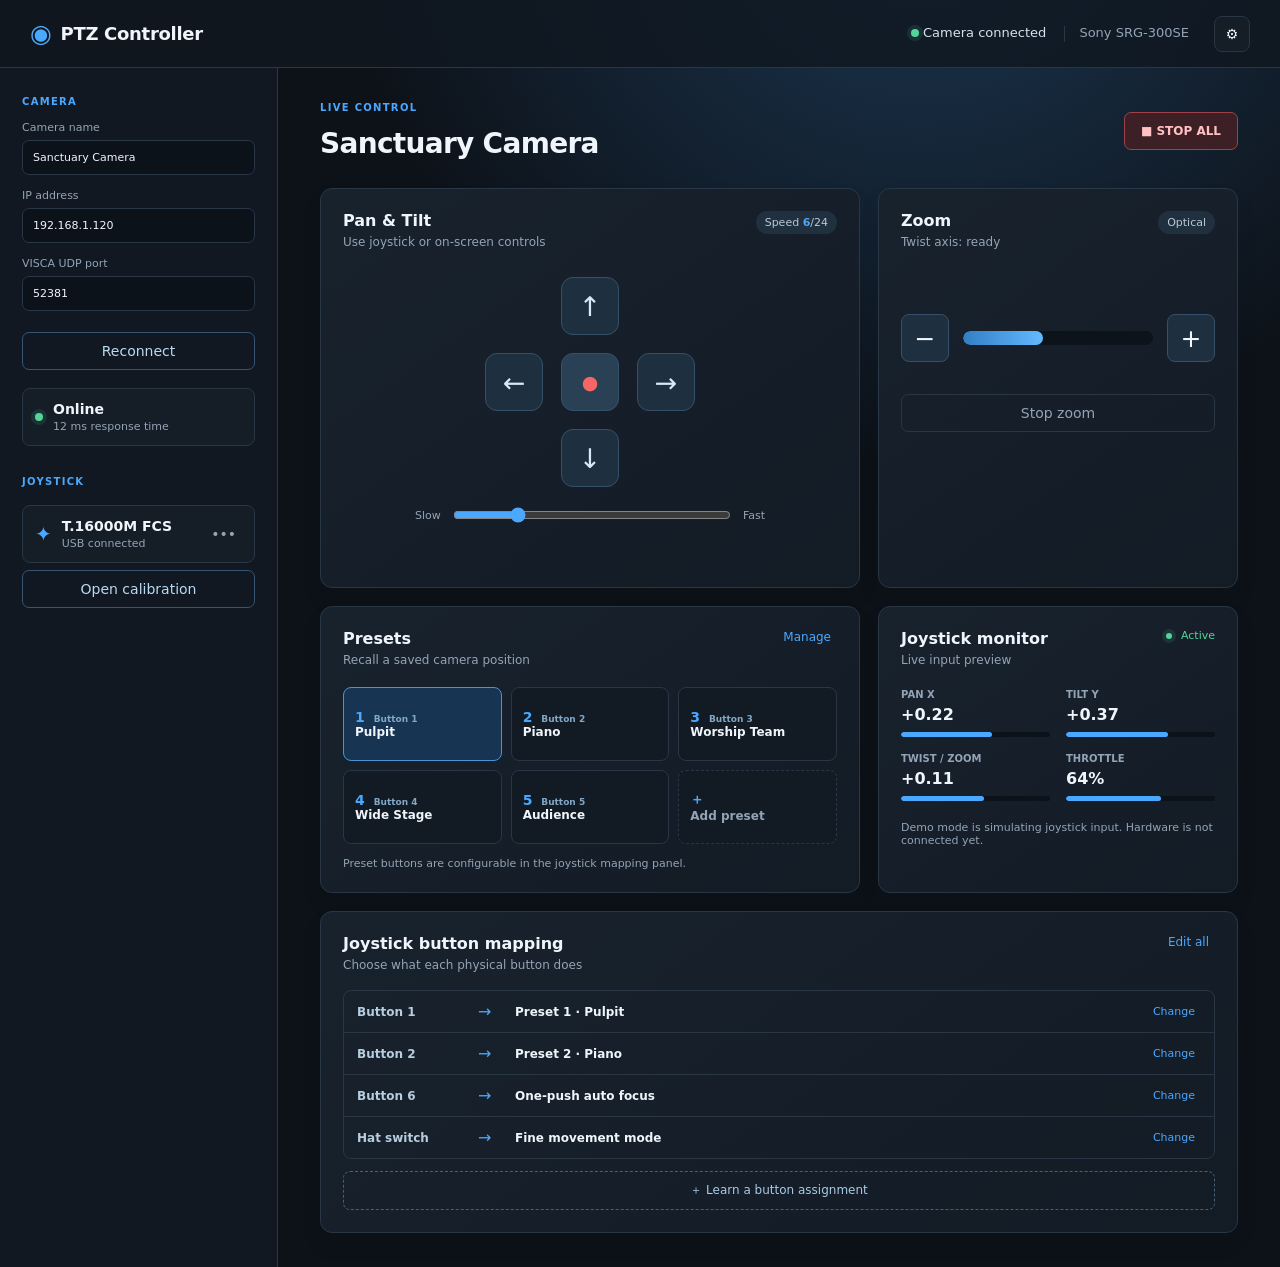
<file: ui-prototype/index.html>
<!doctype html>
<html lang="en">
  <head>
    <meta charset="UTF-8" />
    <meta name="viewport" content="width=device-width, initial-scale=1.0" />
    <title>PTZ Controller</title>
    <link rel="stylesheet" href="styles.css" />
    <link rel="stylesheet" href="mapping.css" />
  </head>
  <body>
    <main class="app-shell">
      <header class="topbar">
        <div class="brand"><span class="brand-mark">◉</span><span>PTZ Controller</span></div>
        <div class="top-status"><span class="status-dot"></span> Camera connected <span class="divider"></span><span class="subtle">Sony SRG-300SE</span></div>
        <button class="icon-button" aria-label="Settings">⚙</button>
      </header>

      <section class="workspace">
        <aside class="sidebar">
          <p class="eyebrow">CAMERA</p>
          <label>Camera name<input value="Sanctuary Camera" /></label>
          <label>IP address<input value="192.168.1.120" /></label>
          <label>VISCA UDP port<input value="52381" /></label>
          <button class="outline-button">Reconnect</button>
          <div class="connection-card"><span class="status-dot"></span><div><strong>Online</strong><small>12 ms response time</small></div></div>

          <p class="eyebrow spacing">JOYSTICK</p>
          <div class="joystick-card"><div class="joystick-icon">✦</div><div><strong>T.16000M FCS</strong><small>USB connected</small></div><button class="dots">•••</button></div>
          <button class="outline-button">Open calibration</button>
        </aside>

        <section class="controller">
          <div class="page-heading"><div><p class="eyebrow">LIVE CONTROL</p><h1>Sanctuary Camera</h1></div><button class="stop-button" id="emergencyStop">■ STOP ALL</button></div>
          <div class="content-grid">
            <section class="panel movement-panel">
              <div class="panel-heading"><div><h2>Pan &amp; Tilt</h2><p>Use joystick or on-screen controls</p></div><span class="pill">Speed <b id="speedValue">6</b>/24</span></div>
              <div class="ptz-pad" aria-label="Pan and tilt controls">
                <button class="up" data-action="Tilt up">↑</button>
                <button class="left" data-action="Pan left">←</button>
                <button class="center" data-action="Stop movement">●</button>
                <button class="right" data-action="Pan right">→</button>
                <button class="down" data-action="Tilt down">↓</button>
              </div>
              <div class="speed-control"><span>Slow</span><input id="speed" type="range" min="1" max="24" value="6" /><span>Fast</span></div>
            </section>

            <section class="panel zoom-panel">
              <div class="panel-heading"><div><h2>Zoom</h2><p>Twist axis: ready</p></div><span class="pill">Optical</span></div>
              <div class="zoom-controls"><button data-action="Zoom out">−</button><div class="zoom-meter"><div class="zoom-level" id="zoomLevel"></div><span id="zoomLabel">42×</span></div><button data-action="Zoom in">+</button></div>
              <button class="soft-button" data-action="Zoom stop">Stop zoom</button>
            </section>

            <section class="panel presets-panel">
              <div class="panel-heading"><div><h2>Presets</h2><p>Recall a saved camera position</p></div><button class="text-button" data-action="Open preset manager">Manage</button></div>
              <div class="preset-grid">
                <button class="preset active"><span>1 <em>Button 1</em></span><strong>Pulpit</strong></button>
                <button class="preset"><span>2 <em>Button 2</em></span><strong>Piano</strong></button>
                <button class="preset"><span>3 <em>Button 3</em></span><strong>Worship Team</strong></button>
                <button class="preset"><span>4 <em>Button 4</em></span><strong>Wide Stage</strong></button>
                <button class="preset"><span>5 <em>Button 5</em></span><strong>Audience</strong></button>
                <button class="preset add"><span>＋</span><strong>Add preset</strong></button>
              </div>
              <p class="preset-note">Preset buttons are configurable in the joystick mapping panel.</p>
            </section>

            <section class="panel joystick-panel">
              <div class="panel-heading"><div><h2>Joystick monitor</h2><p>Live input preview</p></div><span class="status-text"><i></i> Active</span></div>
              <div class="axis-grid"><div><small>PAN X</small><strong id="axisX">+0.00</strong><div class="bar"><i id="barX"></i></div></div><div><small>TILT Y</small><strong id="axisY">+0.00</strong><div class="bar"><i id="barY"></i></div></div><div><small>TWIST / ZOOM</small><strong id="axisZ">+0.00</strong><div class="bar"><i id="barZ"></i></div></div><div><small>THROTTLE</small><strong id="axisT">62%</strong><div class="bar"><i id="barT"></i></div></div></div>
              <p class="hint">Demo mode is simulating joystick input. Hardware is not connected yet.</p>
            </section>

            <section class="panel mapping-panel">
              <div class="panel-heading"><div><h2>Joystick button mapping</h2><p>Choose what each physical button does</p></div><button class="text-button" data-action="Open full mapping">Edit all</button></div>
              <div class="mapping-list">
                <div class="mapping-row"><span class="binding">Button 1</span><span class="mapping-arrow">→</span><strong>Preset 1 · Pulpit</strong><button class="edit-binding" data-binding="Button 1">Change</button></div>
                <div class="mapping-row"><span class="binding">Button 2</span><span class="mapping-arrow">→</span><strong>Preset 2 · Piano</strong><button class="edit-binding" data-binding="Button 2">Change</button></div>
                <div class="mapping-row"><span class="binding">Button 6</span><span class="mapping-arrow">→</span><strong>One-push auto focus</strong><button class="edit-binding" data-binding="Button 6">Change</button></div>
                <div class="mapping-row"><span class="binding">Hat switch</span><span class="mapping-arrow">→</span><strong>Fine movement mode</strong><button class="edit-binding" data-binding="Hat switch">Change</button></div>
              </div>
              <button class="learn-button" data-action="Learn a new button">＋ Learn a button assignment</button>
            </section>
          </div>
        </section>
      </section>
      <footer id="toast">Ready — no command sent (demo mode).</footer>
    </main>
    <script src="app.js"></script>
  </body>
</html>
</file>
<file: ui-prototype/styles.css>
:root{--bg:#0d1219;--surface:#151d27;--surface-2:#1a2531;--border:#283645;--text:#eff5fb;--muted:#93a4b6;--blue:#4aa8ff;--blue-soft:#173858;--green:#52d49a;--red:#f56767}*{box-sizing:border-box}body{margin:0;background:radial-gradient(circle at 72% -10%,#1c3854 0,transparent 35%),var(--bg);color:var(--text);font:14px Inter,ui-sans-serif,system-ui,-apple-system,BlinkMacSystemFont,"Segoe UI",sans-serif}.app-shell{min-height:100vh}.topbar{height:68px;padding:0 30px;display:flex;align-items:center;gap:25px;border-bottom:1px solid var(--border);background:#101720cc}.brand{font-size:18px;font-weight:750;letter-spacing:-.3px}.brand-mark{color:var(--blue);font-size:25px;vertical-align:-2px;margin-right:9px}.top-status{margin-left:auto;color:#d4e2ef;font-size:13px}.status-dot,.status-text i{display:inline-block;width:8px;height:8px;background:var(--green);border-radius:99px;box-shadow:0 0 0 4px #52d49a1c}.divider{display:inline-block;height:16px;border-left:1px solid var(--border);margin:0 14px;vertical-align:middle}.subtle{color:var(--muted)}button,input{font:inherit}button{cursor:pointer;color:inherit}.icon-button{border:1px solid var(--border);background:var(--surface);border-radius:8px;width:36px;height:36px}.workspace{display:flex;min-height:calc(100vh - 68px)}.sidebar{width:278px;padding:28px 22px;border-right:1px solid var(--border);background:#111821}.eyebrow{color:var(--blue);letter-spacing:1.3px;font-size:10px;font-weight:800;margin:0 0 14px}.spacing{margin-top:30px}.sidebar label{display:block;color:var(--muted);font-size:11px;margin:14px 0}.sidebar input{display:block;margin-top:6px;width:100%;border:1px solid var(--border);background:#0c1219;border-radius:7px;padding:10px;color:var(--text)}.outline-button{width:100%;border:1px solid #365572;background:transparent;border-radius:7px;padding:10px;color:#b9d9f3;margin-top:7px}.connection-card,.joystick-card{display:flex;align-items:center;gap:10px;margin-top:18px;padding:12px;border:1px solid var(--border);border-radius:8px;background:var(--surface)}strong,small{display:block}.connection-card small,.joystick-card small{color:var(--muted);font-size:11px;margin-top:3px}.joystick-icon{color:var(--blue);font-size:20px}.dots{margin-left:auto;border:0;background:transparent;color:var(--muted)}.controller{flex:1;padding:34px 42px;max-width:1280px}.page-heading{display:flex;align-items:center;justify-content:space-between;margin-bottom:28px}.page-heading h1{font-size:28px;margin:0;letter-spacing:-.7px}.stop-button{border:1px solid #9f4248;background:#3d2026;border-radius:7px;padding:11px 16px;color:#ffc1c1;font-size:12px;font-weight:750}.content-grid{display:grid;grid-template-columns:1.2fr .8fr;gap:18px}.panel{background:linear-gradient(145deg,#18222d,#131b25);border:1px solid var(--border);border-radius:12px;padding:22px;box-shadow:0 12px 22px #00000012}.panel-heading{display:flex;justify-content:space-between;align-items:flex-start}.panel h2{font-size:16px;margin:0 0 5px}.panel-heading p{margin:0;color:var(--muted);font-size:12px}.pill{border-radius:999px;padding:5px 9px;background:#21303e;color:#b8c9d8;font-size:11px}.pill b{color:var(--blue)}.movement-panel{min-height:400px}.ptz-pad{position:relative;margin:28px auto 18px;width:210px;height:210px}.ptz-pad button{position:absolute;width:58px;height:58px;border-radius:12px;border:1px solid #36506a;background:#1e3040;color:#d5e9f9;font-size:27px;transition:.15s}.ptz-pad button:hover,.preset:hover{border-color:var(--blue);background:#244762}.ptz-pad .up{left:76px;top:0}.ptz-pad .left{left:0;top:76px}.ptz-pad .center{left:76px;top:76px;background:#2a4054;color:var(--red);font-size:19px}.ptz-pad .right{right:0;top:76px}.ptz-pad .down{left:76px;bottom:0}.speed-control{display:flex;align-items:center;gap:10px;color:var(--muted);font-size:11px;max-width:350px;margin:auto}.speed-control input{accent-color:var(--blue);flex:1}.zoom-controls{display:flex;align-items:center;gap:14px;margin:65px 0 20px}.zoom-controls button{width:48px;height:48px;border-radius:8px;border:1px solid #36506a;background:#1e3040;font-size:25px}.zoom-meter{position:relative;flex:1;height:14px;background:#0d131a;border-radius:50px;overflow:hidden}.zoom-level{height:100%;width:42%;background:linear-gradient(90deg,#327ec5,#63baff);border-radius:50px}.zoom-meter span{position:absolute;top:22px;left:0;color:var(--muted);font-size:11px}.soft-button{margin-top:12px;width:100%;padding:10px;background:transparent;border:1px solid var(--border);border-radius:7px;color:var(--muted)}.presets-panel,.joystick-panel{grid-column:span 1}.text-button{border:0;background:transparent;color:var(--blue);font-size:12px}.preset-grid{display:grid;grid-template-columns:repeat(3,1fr);gap:9px;margin-top:20px}.preset{min-height:74px;text-align:left;padding:11px;border:1px solid var(--border);border-radius:8px;background:#121b24}.preset span{color:var(--blue);font-weight:800;margin-bottom:7px}.preset strong{font-size:12px}.preset.active{border-color:#4a94d2;background:#173552}.preset.add{color:var(--muted);border-style:dashed}.axis-grid{display:grid;grid-template-columns:repeat(2,1fr);gap:16px;margin-top:22px}.axis-grid small{color:var(--muted);font-size:10px;font-weight:700}.axis-grid strong{margin:5px 0 8px;font-size:16px}.bar{height:5px;background:#0c1219;border-radius:10px;overflow:hidden}.bar i{display:block;width:50%;height:100%;background:var(--blue);border-radius:10px;transition:.4s}.hint{margin:20px 0 0;color:var(--muted);font-size:11px}.status-text{font-size:11px;color:var(--green)}.status-text i{margin-right:5px;width:6px;height:6px}footer{position:fixed;left:298px;bottom:18px;padding:9px 13px;background:#243444;border:1px solid #3b5870;border-radius:7px;color:#c9deef;font-size:12px;opacity:0;transform:translateY(10px);transition:.2s}footer.show{opacity:1;transform:none}@media(max-width:850px){.sidebar{display:none}.controller{padding:24px}.content-grid{grid-template-columns:1fr}.presets-panel,.joystick-panel{grid-column:auto}footer{left:24px}.top-status{display:none}}
</file>
<file: ui-prototype/mapping.css>
.mapping-panel{grid-column:span 2}.preset em{color:#81a8c8;font-size:9px;font-style:normal;font-weight:650;margin-left:4px}.preset-note{margin:13px 0 0;color:var(--muted);font-size:11px}.mapping-list{margin-top:18px;border:1px solid var(--border);border-radius:8px;overflow:hidden}.mapping-row{display:grid;grid-template-columns:112px 28px 1fr auto;align-items:center;gap:9px;padding:11px 13px;border-bottom:1px solid var(--border);font-size:12px}.mapping-row:last-child{border-bottom:0}.binding{color:#b7cde0;font-weight:700}.mapping-arrow{color:var(--blue);font-size:16px}.edit-binding{border:0;background:transparent;color:var(--blue);font-size:11px}.learn-button{width:100%;margin-top:12px;padding:10px;border:1px dashed #42617a;border-radius:7px;background:transparent;color:#a8cbe6;font-size:12px}@media(max-width:850px){.mapping-panel{grid-column:auto}}
</file>
